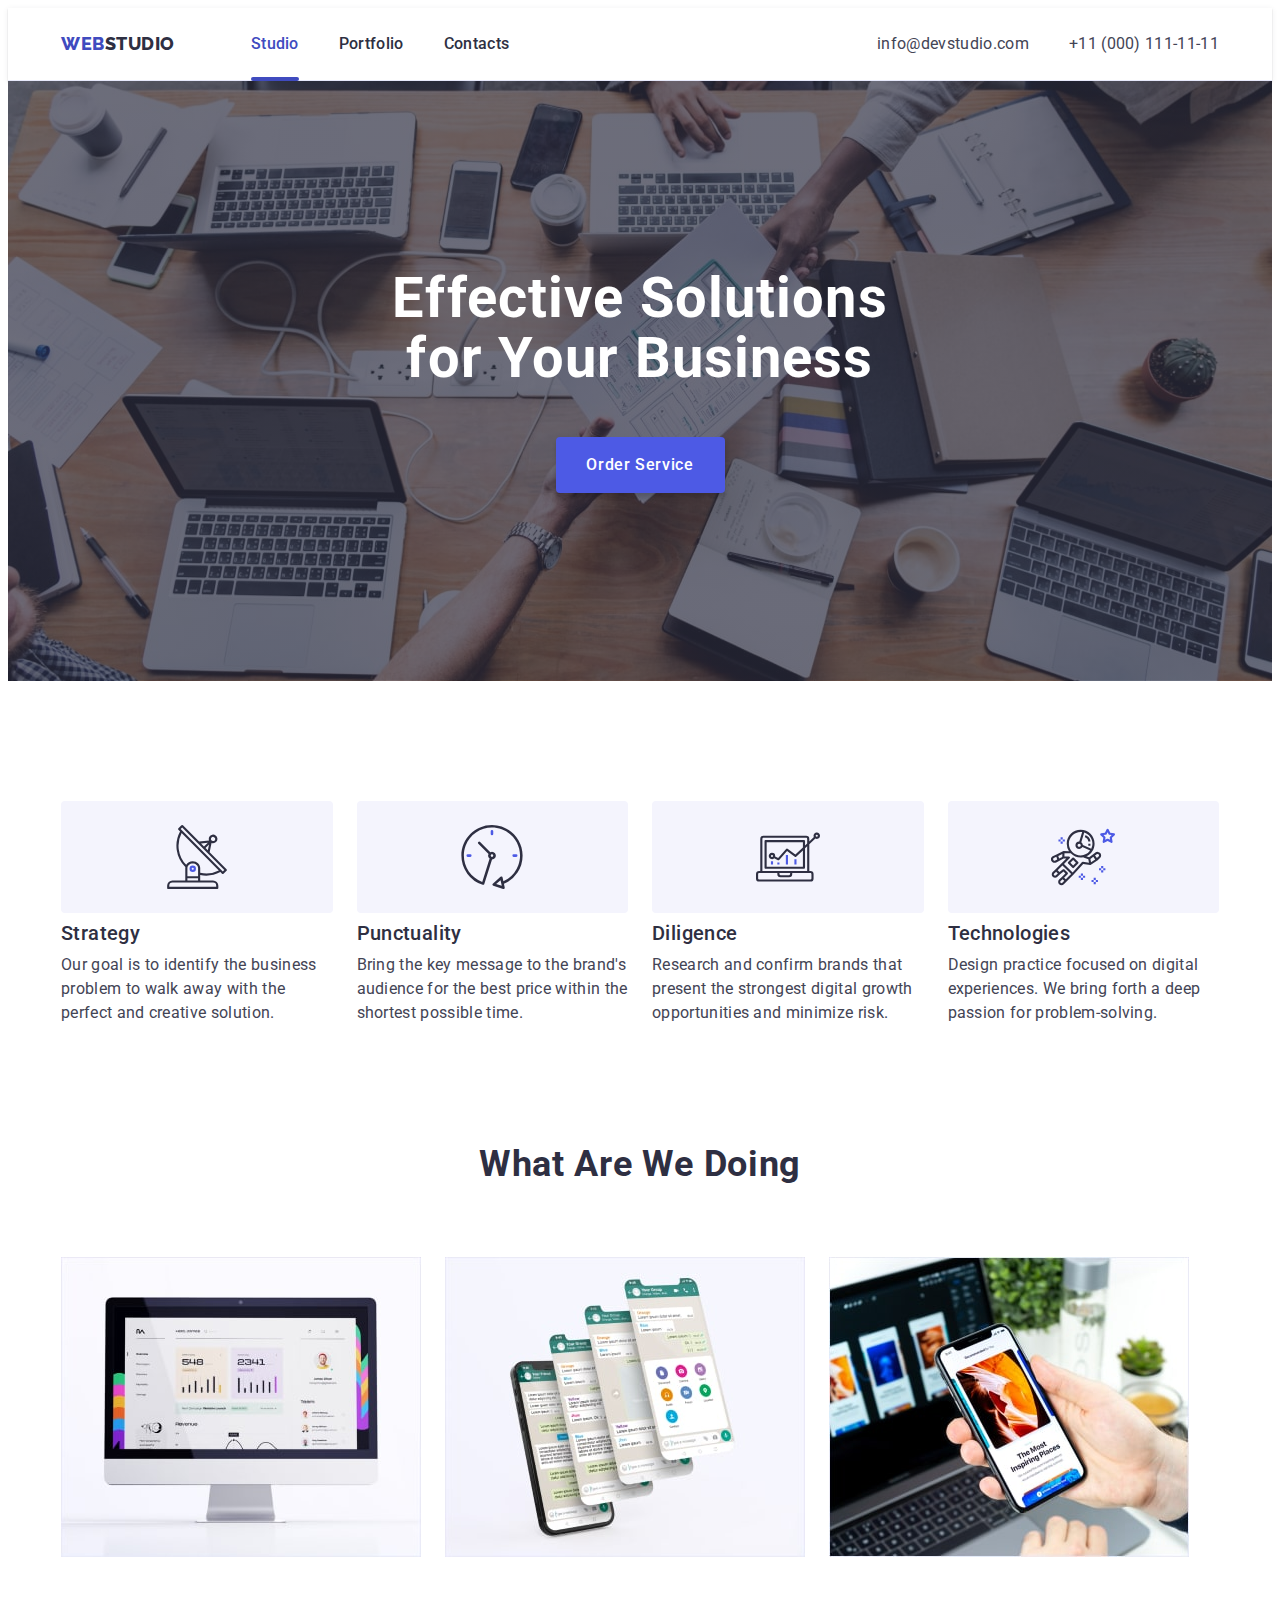
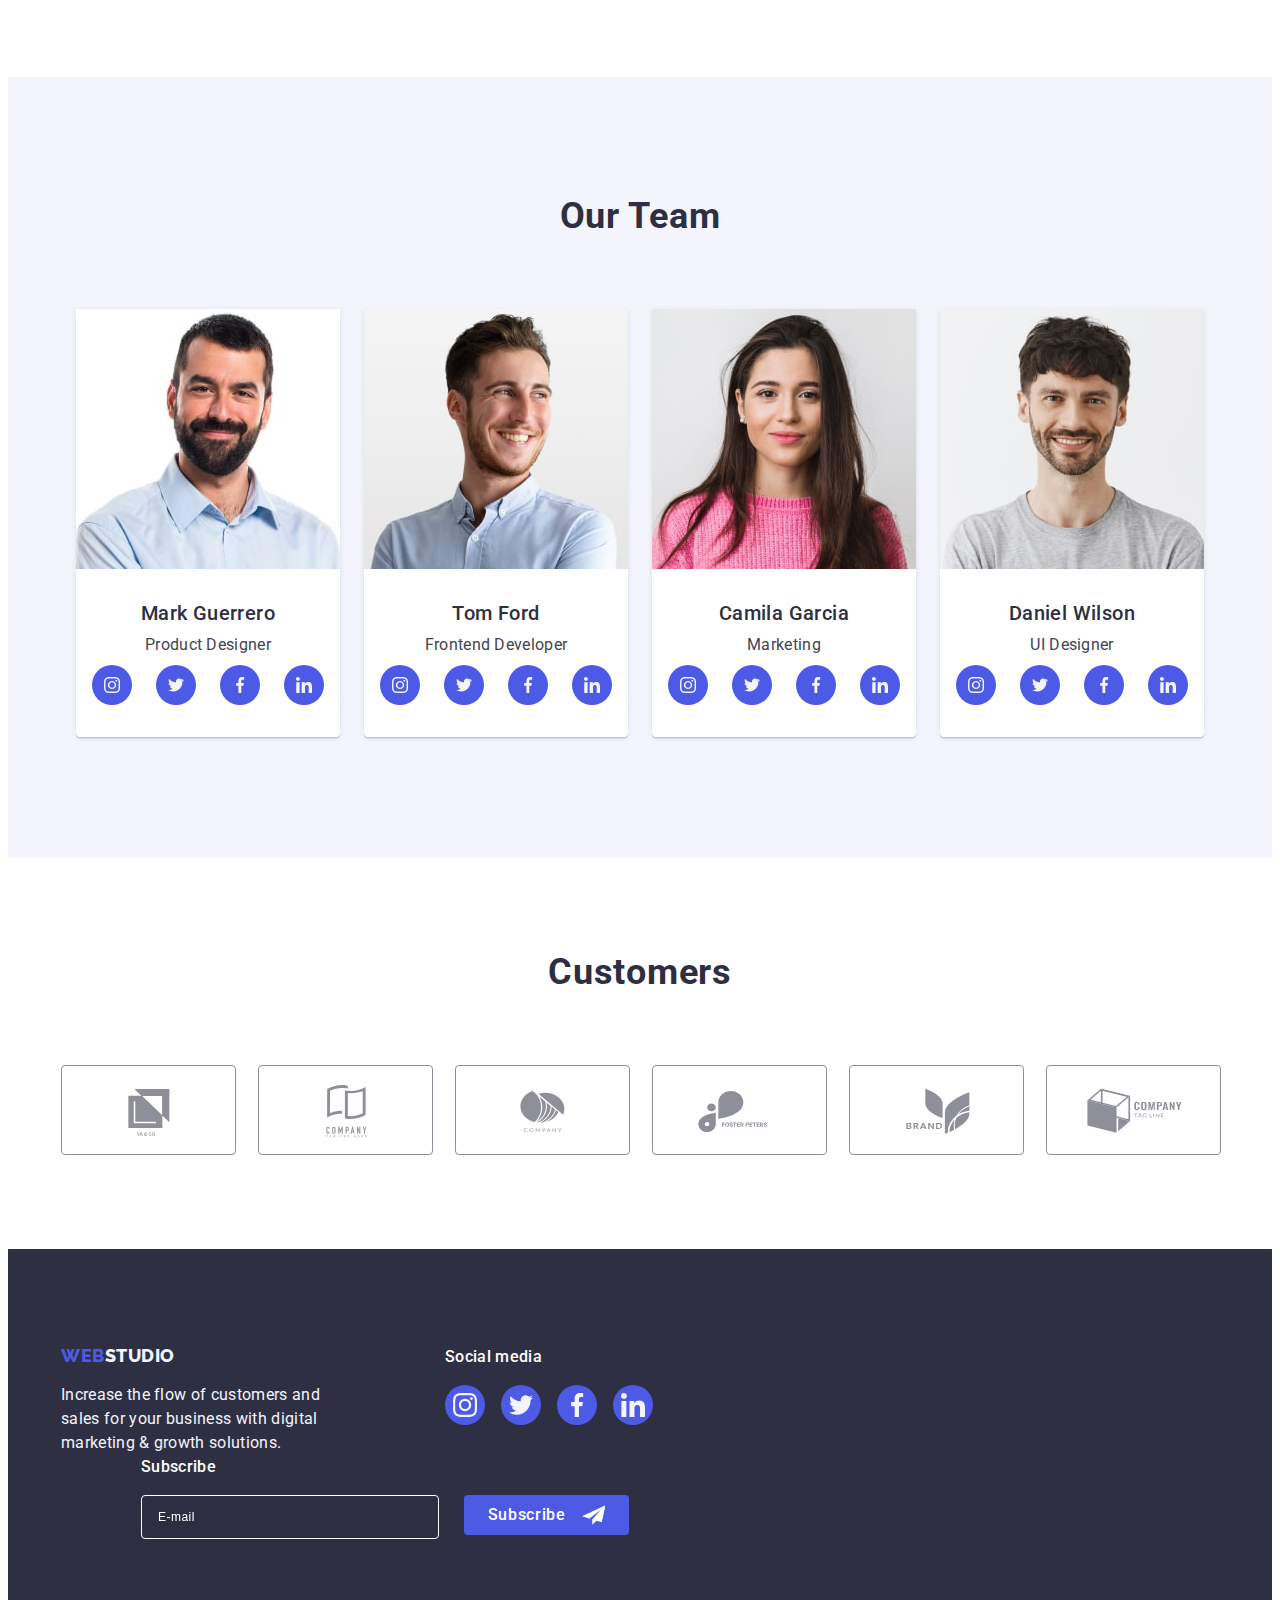
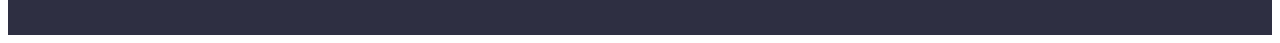
<file: index.html>
<!DOCTYPE html>
<html lang="en">
  <head>
    <meta charset="UTF-8" />
    <meta http-equiv="X-UA-Compatible" content="IE=edge" />
    <meta name="viewport" content="width=device-width, initial-scale=1.0" />
    <title>WebStudio</title>
    <link rel="preconnect" href="https://fonts.googleapis.com" />
    <link rel="preconnect" href="https://fonts.gstatic.com" crossorigin />
    <link
      href="https://fonts.googleapis.com/css2?family=Raleway:wght@800&family=Roboto:wght@400;500;700&display=swap"
      rel="stylesheet"
    />
    <link
      rel="stylesheet"
      href="https://cdnjs.cloudflare.com/ajax/libs/modern-normalize/2.0.0/modern-normalize.min.css"
      integrity="sha512-4xo8blKMVCiXpTaLzQSLSw3KFOVPWhm/TRtuPVc4WG6kUgjH6J03IBuG7JZPkcWMxJ5huwaBpOpnwYElP/m6wg=="
      crossorigin="anonymous"
      referrerpolicy="no-referrer"
    />
    <link rel="stylesheet" href="./css/styles.css" />
  </head>
  <body>
    <header class="header">
      <div class="container header-container">
        <nav class="navigation">
          <a href="./index.html" class="logo-web link"
            >Web<span class="logo-studio header-logo">Studio</span></a
          >
          <ul class="list header-list">
            <li class="header-item">
              <a class="heder-menu page-sign link" href="./index.html"
                >Studio</a
              >
            </li>
            <li class="header-item">
              <a class="heder-menu link" href="./portfolio.html">Portfolio</a>
            </li>
            <li class="header-item">
              <a class="heder-menu link" href="">Contacts</a>
            </li>
          </ul>
        </nav>
        <address class="adress-list">
          <ul class="list header-adress-list">
            <li>
              <a class="heder-adress link" href="mailto:info@devstudio.com"
                >info@devstudio.com</a
              >
            </li>
            <li>
              <a class="heder-adress link" href="tel:+110001111111"
                >+11 (000) 111-11-11</a
              >
            </li>
          </ul>
        </address>
        <button type="button" class="menu-open-btm" data-menu-open>
          <svg class="menu-open-icon" width="32" height="22">
            <use href="./images/icons.svg#icon-line"></use>
          </svg>
        </button>
      </div>
      <div class="mob-menu is-hidden" data-menu>
        <div class="mob-pages">
          <button type="button" class="menu-close-btm" data-menu-close>
            <svg class="menu-close-icon" width="8" height="8">
              <use href="./images/icons.svg#icon-close-black"></use>
            </svg>
          </button>
          <ul class="list mob-menu-list">
            <li class="mob-menu-item">
              <a class="mob-menu-link page-sign link" href="./index.html"
                >Studio</a
              >
            </li>
            <li class="mob-menu-item">
              <a class="mob-menu-link link" href="./portfolio.html"
                >Portfolio</a
              >
            </li>
            <li class="mob-menu-item">
              <a class="mob-menu-link link" href="">Contacts</a>
            </li>
          </ul>
        </div>
        <div>
          <address class="mob-menu-adress-top">
            <ul class="list mob-menu-adress-list">
              <li class="mob-menu-adres-item">
                <a class="mob-menu-adress-phone link" href="tel:+110001111111"
                  >+11 (000) 111-11-11</a
                >
              </li>
              <li class="mob-menu-adres-item">
                <a
                  class="mob-menu-adress-mail link"
                  href="mailto:info@devstudio.com"
                  >info@devstudio.com</a
                >
              </li>
            </ul>
          </address>
          <ul class="mob-soc-list list">
            <li class="mob-soc-item">
              <a
                href=""
                class="mob-soc-link link"
                target="_blank"
                rel="noopener noreferrer nofollow"
              >
                <svg class="mob-soc-icon" width="16" height="16">
                  <use href="./images/icons.svg#icon-instagram"></use>
                </svg>
              </a>
            </li>
            <li class="mob-soc-item">
              <a
                href=""
                class="mob-soc-link link"
                target="_blank"
                rel="noopener noreferrer nofollow"
                ><svg class="mob-soc-icon" width="16" height="16">
                  <use href="./images/icons.svg#icon-twitter"></use>
                </svg>
              </a>
            </li>
            <li class="mob-soc-item">
              <a
                href=""
                class="mob-soc-link link"
                target="_blank"
                rel="noopener noreferrer nofollow"
                ><svg class="mob-soc-icon" width="16" height="16">
                  <use href="./images/icons.svg#icon-facebook"></use>
                </svg>
              </a>
            </li>
            <li class="mob-soc-item">
              <a
                href=""
                class="mob-soc-link link"
                target="_blank"
                rel="noopener noreferrer nofollow"
                ><svg class="mob-soc-icon" width="16" height="16">
                  <use href="./images/icons.svg#icon-linkedin"></use>
                </svg>
              </a>
            </li>
          </ul>
        </div>
      </div>
    </header>
    <main>
      <section class="hero-section">
        <div class="container">
          <h1 class="hero-text">Effective Solutions for Your Business</h1>
          <button class="hero-btn" type="button" data-modal-open>
            Order Service
          </button>
        </div>
      </section>
      <section class="works">
        <div class="container container-works">
          <h2 class="works-title visually-hidden">List of works</h2>
          <ul class="list works-list">
            <li class="works-item">
              <div class="icons">
                <svg class="works-icon" width="64" height="64">
                  <use href="./images/icons.svg#icon-antenna"></use>
                </svg>
              </div>
              <h3 class="text-title works-text-title">Strategy</h3>
              <p class="specific-text">
                Our goal is to identify the business problem to walk away with
                the perfect and creative solution.
              </p>
            </li>
            <li class="works-item">
              <div class="icons">
                <svg class="works-icon" width="64" height="64">
                  <use href="./images/icons.svg#icon-clock"></use>
                </svg>
              </div>
              <h3 class="text-title works-text-title">Punctuality</h3>
              <p class="specific-text">
                Bring the key message to the brand's audience for the best price
                within the shortest possible time.
              </p>
            </li>
            <li class="works-item">
              <div class="icons">
                <svg class="works-icon" width="64" height="64">
                  <use href="./images/icons.svg#icon-diagram"></use>
                </svg>
              </div>
              <h3 class="text-title works-text-title">Diligence</h3>
              <p class="specific-text">
                Research and confirm brands that present the strongest digital
                growth opportunities and minimize risk.
              </p>
            </li>
            <li class="works-item">
              <div class="icons">
                <svg class="works-icon" width="64" height="64">
                  <use href="./images/icons.svg#icon-astronaut"></use>
                </svg>
              </div>
              <h3 class="text-title works-text-title">Technologies</h3>
              <p class="specific-text">
                Design practice focused on digital experiences. We bring forth a
                deep passion for problem-solving.
              </p>
            </li>
          </ul>
        </div>
      </section>
      <section class="servisec">
        <div class="container servisec-container">
          <h2 class="servisec-titel">What are we doing</h2>
          <ul class="list servisec-list">
            <li class="servisec-item">
              <img
                srcset="
                  ./images/01_1_statistics.jpg    1x,
                  ./images/01-1-statistics-2x.jpg 2x
                "
                src="./images/01_1_statistics.jpg"
                alt="statistics"
                width="360"
                height="300"
              />
            </li>
            <li class="servisec-item">
              <img
                srcset="
                  ./images/01_2_communication.jpg    1x,
                  ./images/01-2-communication-2x.jpg 2x
                "
                src="./images/01_2_communication.jpg"
                alt="communication"
                width="360"
                height="300"
              />
            </li>
            <li class="servisec-item">
              <img
                srcset="
                  ./images/01_3_application.jpg    1x,
                  ./images/01-3-application-2x.jpg 2x
                "
                src="./images/01_3_application.jpg"
                alt="application"
                width="360"
                height="300"
              />
            </li>
          </ul>
        </div>
      </section>
      <section class="team">
        <div class="container">
          <h2 class="team-title team-title-container">Our Team</h2>
          <ul class="team-list list">
            <li class="team-item">
              <img
                srcset="./images/employee1.jpg 1x, ./images/employee1-2x.jpg 2x"
                src="./images/employee1.jpg"
                alt="product_designer"
                width="264"
                height="260"
              />
              <div class="team-person">
                <h3 class="team-text-title">Mark Guerrero</h3>
                <p class="team-text">Product Designer</p>
                <ul class="team-soc-list list">
                  <li class="team-soc-item">
                    <a
                      href=""
                      class="team-soc-link link"
                      target="_blank"
                      rel="noopener noreferrer nofollow"
                    >
                      <svg class="team-soc-icon" width="16" height="16">
                        <use href="./images/icons.svg#icon-instagram"></use>
                      </svg>
                    </a>
                  </li>
                  <li class="team-soc-item">
                    <a
                      href=""
                      class="team-soc-link link"
                      target="_blank"
                      rel="noopener noreferrer nofollow"
                      ><svg class="team-soc-icon" width="16" height="16">
                        <use href="./images/icons.svg#icon-twitter"></use>
                      </svg>
                    </a>
                  </li>
                  <li class="team-soc-item">
                    <a
                      href=""
                      class="team-soc-link link"
                      target="_blank"
                      rel="noopener noreferrer nofollow"
                      ><svg class="team-soc-icon" width="16" height="16">
                        <use href="./images/icons.svg#icon-facebook"></use>
                      </svg>
                    </a>
                  </li>
                  <li class="team-soc-item">
                    <a
                      href=""
                      class="team-soc-link link"
                      target="_blank"
                      rel="noopener noreferrer nofollow"
                      ><svg class="team-soc-icon" width="16" height="16">
                        <use href="./images/icons.svg#icon-linkedin"></use>
                      </svg>
                    </a>
                  </li>
                </ul>
              </div>
            </li>
            <li class="team-item">
              <img
                srcset="./images/employee2.jpg 1x, ./images/employee2-2x.jpg 2x"
                src="./images/employee2.jpg"
                alt="frontend_developer"
                width="264"
                height="260"
              />
              <div class="team-person">
                <h3 class="team-text-title">Tom Ford</h3>
                <p class="team-text">Frontend Developer</p>
                <ul class="team-soc-list list">
                  <li class="team-soc-item">
                    <a
                      href=""
                      class="team-soc-link link"
                      target="_blank"
                      rel="noopener noreferrer nofollow"
                    >
                      <svg class="team-soc-icon" width="16" height="16">
                        <use href="./images/icons.svg#icon-instagram"></use>
                      </svg>
                    </a>
                  </li>
                  <li class="team-soc-item">
                    <a
                      href=""
                      class="team-soc-link link"
                      target="_blank"
                      rel="noopener noreferrer nofollow"
                      ><svg class="team-soc-icon" width="16" height="16">
                        <use href="./images/icons.svg#icon-twitter"></use>
                      </svg>
                    </a>
                  </li>
                  <li class="team-soc-item">
                    <a
                      href=""
                      class="team-soc-link link"
                      target="_blank"
                      rel="noopener noreferrer nofollow"
                      ><svg class="team-soc-icon" width="16" height="16">
                        <use href="./images/icons.svg#icon-facebook"></use>
                      </svg>
                    </a>
                  </li>
                  <li class="team-soc-item">
                    <a
                      href=""
                      class="team-soc-link link"
                      target="_blank"
                      rel="noopener noreferrer nofollow"
                      ><svg class="team-soc-icon" width="16" height="16">
                        <use href="./images/icons.svg#icon-linkedin"></use>
                      </svg>
                    </a>
                  </li>
                </ul>
              </div>
            </li>
            <li class="team-item">
              <img
                srcset="./images/employee3.jpg 1x, ./images/employee3-2x.jpg 2x"
                src="./images/employee3.jpg"
                alt="marketing"
                width="264"
                height="260"
              />
              <div class="team-person">
                <h3 class="team-text-title">Camila Garcia</h3>
                <p class="team-text">Marketing</p>
                <ul class="team-soc-list list">
                  <li class="team-soc-item">
                    <a
                      href=""
                      class="team-soc-link link"
                      target="_blank"
                      rel="noopener noreferrer nofollow"
                    >
                      <svg class="team-soc-icon" width="16" height="16">
                        <use href="./images/icons.svg#icon-instagram"></use>
                      </svg>
                    </a>
                  </li>
                  <li class="team-soc-item">
                    <a
                      href=""
                      class="team-soc-link link"
                      target="_blank"
                      rel="noopener noreferrer nofollow"
                      ><svg class="team-soc-icon" width="16" height="16">
                        <use href="./images/icons.svg#icon-twitter"></use>
                      </svg>
                    </a>
                  </li>
                  <li class="team-soc-item">
                    <a
                      href=""
                      class="team-soc-link link"
                      target="_blank"
                      rel="noopener noreferrer nofollow"
                      ><svg class="team-soc-icon" width="16" height="16">
                        <use href="./images/icons.svg#icon-facebook"></use>
                      </svg>
                    </a>
                  </li>
                  <li class="team-soc-item">
                    <a
                      href=""
                      class="team-soc-link link"
                      target="_blank"
                      rel="noopener noreferrer nofollow"
                      ><svg class="team-soc-icon" width="16" height="16">
                        <use href="./images/icons.svg#icon-linkedin"></use>
                      </svg>
                    </a>
                  </li>
                </ul>
              </div>
            </li>
            <li class="team-item">
              <img
                srcset="./images/employee4.jpg 1x, ./images/employee4-2x.jpg 2x"
                src="./images/employee4.jpg"
                alt="ui_designer"
                width="264"
                height="260"
              />
              <div class="team-person">
                <h3 class="team-text-title">Daniel Wilson</h3>
                <p class="team-text">UI Designer</p>
                <ul class="team-soc-list list">
                  <li class="team-soc-item">
                    <a
                      href=""
                      class="team-soc-link link"
                      target="_blank"
                      rel="noopener noreferrer nofollow"
                    >
                      <svg class="team-soc-icon" width="16" height="16">
                        <use href="./images/icons.svg#icon-instagram"></use>
                      </svg>
                    </a>
                  </li>
                  <li class="team-soc-item">
                    <a
                      href=""
                      class="team-soc-link link"
                      target="_blank"
                      rel="noopener noreferrer nofollow"
                      ><svg class="team-soc-icon" width="16" height="16">
                        <use href="./images/icons.svg#icon-twitter"></use>
                      </svg>
                    </a>
                  </li>
                  <li class="team-soc-item">
                    <a
                      href=""
                      class="team-soc-link link"
                      target="_blank"
                      rel="noopener noreferrer nofollow"
                      ><svg class="team-soc-icon" width="16" height="16">
                        <use href="./images/icons.svg#icon-facebook"></use>
                      </svg>
                    </a>
                  </li>
                  <li class="team-soc-item">
                    <a
                      href=""
                      class="team-soc-link link"
                      target="_blank"
                      rel="noopener noreferrer nofollow"
                      ><svg class="team-soc-icon" width="16" height="16">
                        <use href="./images/icons.svg#icon-linkedin"></use>
                      </svg>
                    </a>
                  </li>
                </ul>
              </div>
            </li>
          </ul>
        </div>
      </section>
      <section class="customers">
        <div class="container">
          <h2 class="customers-title">Customers</h2>
          <ul class="customers-list list">
            <li class="customers-item">
              <a href="" class="customers-link link">
                <svg class="customers-icon" width="104" height="56">
                  <use href="./images/icons.svg#icon-ya-and-co"></use>
                </svg>
              </a>
            </li>
            <li class="customers-item">
              <a href="" class="customers-link link">
                <svg class="customers-icon" width="104" height="56">
                  <use href="./images/icons.svg#icon-company-window"></use>
                </svg>
              </a>
            </li>
            <li class="customers-item">
              <a href="" class="customers-link link">
                <svg class="customers-icon" width="104" height="56">
                  <use href="./images/icons.svg#icon-compane-cir"></use>
                </svg>
              </a>
            </li>
            <li class="customers-item">
              <a href="" class="customers-link link">
                <svg class="customers-icon" width="104" height="56">
                  <use href="./images/icons.svg#icon-foster"></use>
                </svg>
              </a>
            </li>
            <li class="customers-item">
              <a href="" class="customers-link link">
                <svg class="customers-icon" width="104" height="56">
                  <use href="./images/icons.svg#icon-brand"></use>
                </svg>
              </a>
            </li>
            <li class="customers-item">
              <a href="" class="customers-link link">
                <svg class="customers-icon" width="104" height="56">
                  <use href="./images/icons.svg#icon-company-kub"></use>
                </svg>
              </a>
            </li>
          </ul>
        </div>
      </section>
    </main>
    <footer class="footer">
      <div class="container footer-contaner">
        <div class="logo-down">
          <a href="./index.html" class="logo-web-down link"
            >Web<span class="logo-studio-down">Studio</span></a
          >
          <p class="footer-text">
            Increase the flow of customers and sales for your business with
            digital marketing & growth solutions.
          </p>
        </div>
        <div class="footer-soc">
          <p class="footer-soc-text">Social media</p>
          <ul class="footer-soc-list list">
            <li class="footer-soc-item">
              <a
                href=""
                class="footer-soc-link link"
                target="_blank"
                rel="noopener noreferrer nofollow"
              >
                <svg class="footer-soc-icon" width="24" height="24">
                  <use href="./images/icons.svg#icon-instagram"></use>
                </svg>
              </a>
            </li>
            <li class="footer-soc-item">
              <a
                href=""
                class="footer-soc-link link"
                target="_blank"
                rel="noopener noreferrer nofollow"
                ><svg class="footer-soc-icon" width="24" height="24">
                  <use href="./images/icons.svg#icon-twitter"></use>
                </svg>
              </a>
            </li>
            <li class="footer-soc-item">
              <a
                href=""
                class="footer-soc-link link"
                target="_blank"
                rel="noopener noreferrer nofollow"
                ><svg class="footer-soc-icon" width="24" height="24">
                  <use href="./images/icons.svg#icon-facebook"></use>
                </svg>
              </a>
            </li>
            <li class="footer-soc-item">
              <a
                href=""
                class="footer-soc-link link"
                target="_blank"
                rel="noopener noreferrer nofollow"
                ><svg class="footer-soc-icon" width="24" height="24">
                  <use href="./images/icons.svg#icon-linkedin"></use>
                </svg>
              </a>
            </li>
          </ul>
        </div>
        <div class="container-form">
          <p class="footer-title">Subscribe</p>
          <form class="form-footer">
            <label class="footer-lable">
              <input
                type="email"
                name="user-email"
                class="footer-input"
                placeholder="E-mail"
                required
              />
            </label>
            <button type="submit" class="btn-footer">
              Subscribe
              <svg class="footer-btn-icon" width="24" height="24">
                <use href="./images/icons.svg#icon-icon-send"></use>
              </svg>
            </button>
          </form>
        </div>
      </div>
    </footer>
    <div class="blackdrop is-hidden" data-modal>
      <div class="modal">
        <button type="button" class="modal-close" data-modal-close>
          <svg class="modal-close-icon" width="8" height="8">
            <use href="./images/icons.svg#icon-close-black"></use>
          </svg>
        </button>
        <p class="modal-title">Leave your contacts and we will call you back</p>
        <form class="modal-form">
          <div class="modal-field">
            <label for="user-name" class="input-label">Name</label>
            <div class="input-wrap">
              <input
                type="text"
                name="user-name"
                id="user-name"
                class="modal-input"
                required
                minlength="2"
                maxlength="30"
              />
              <svg class="modal-icon" width="18" height="24">
                <use href="./images/icons.svg#icon-person-black"></use>
              </svg>
            </div>
          </div>
          <div class="modal-field">
            <label for="user-phone" class="input-label">Phone</label>
            <div class="input-wrap">
              <input
                type="tel"
                name="user-phone"
                id="user-phone"
                class="modal-input"
                required
              />
              <svg class="modal-icon" width="18" height="24">
                <use href="./images/icons.svg#icon-phone-black"></use>
              </svg>
            </div>
          </div>
          <div class="modal-field">
            <label for="user-email" class="input-label">Email</label>
            <div class="input-wrap">
              <input
                type="email"
                name="user-email"
                id="user-email"
                class="modal-input"
                required
              />
              <svg class="modal-icon" width="18" height="24">
                <use href="./images/icons.svg#icon-email-black"></use>
              </svg>
            </div>
          </div>
          <div class="modal-field-comment">
            <label for="user-comment" class="input-label">Comment</label>
            <textarea
              name="user-comment"
              id="user-comment"
              class="model-comment"
              placeholder="Text input"
            ></textarea>
          </div>
          <div class="modal-field-privacy">
            <input
              type="checkbox"
              id="user-privacy"
              name="user-privacy"
              value="true"
              class="modal-check visually-hidden"
              required
            />
            <label for="user-privacy" class="check-text"
              ><span class="rule-privacy"
                ><svg class="check-icon" width="10" height="8">
                  <use href="./images/icons.svg#icon-check"></use></svg></span
              >I accept the terms and conditions of the
              <a href="#" class="check-privacy">Privacy Policy</a>
            </label>
          </div>
          <button type="submit" class="modal-btn">Send</button>
        </form>
      </div>
    </div>
    <script src="./js/modal.js"></script>
    <script src="./js/menu.js"></script>
  </body>
</html>
</file>
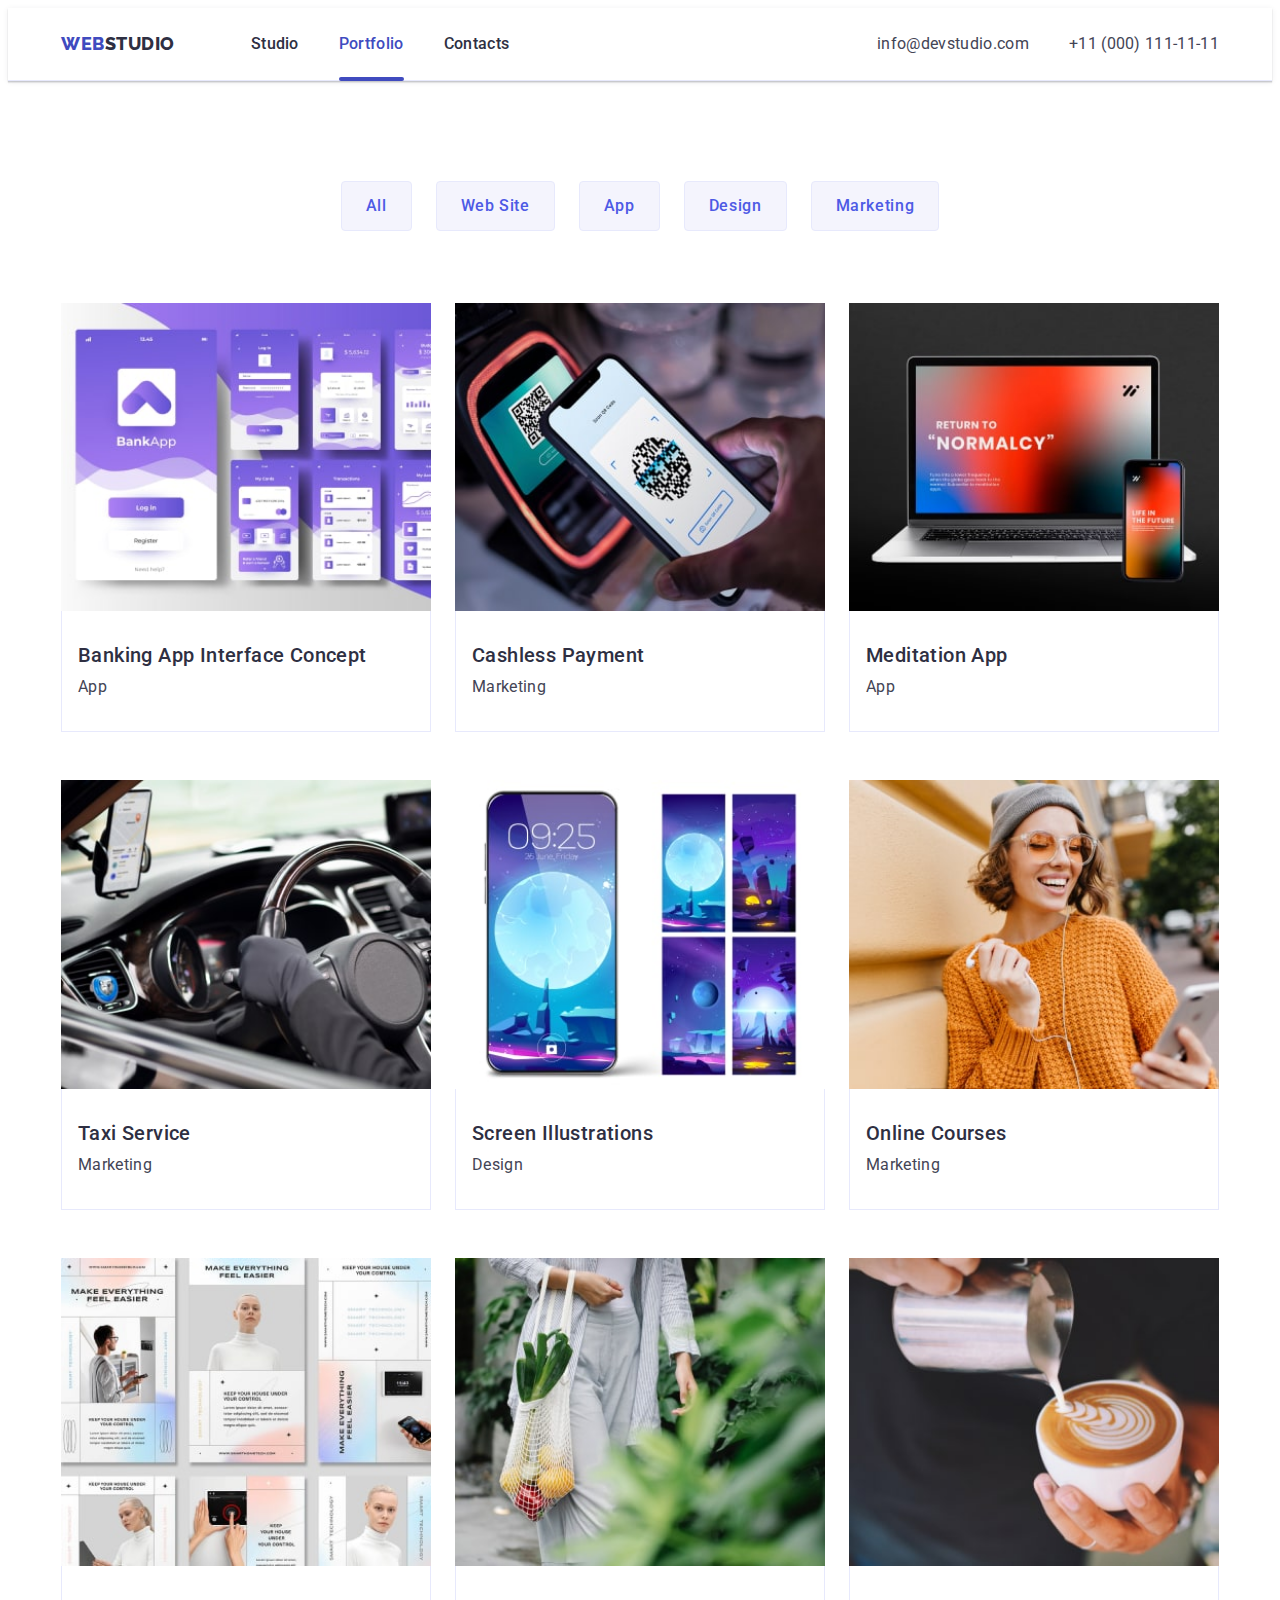
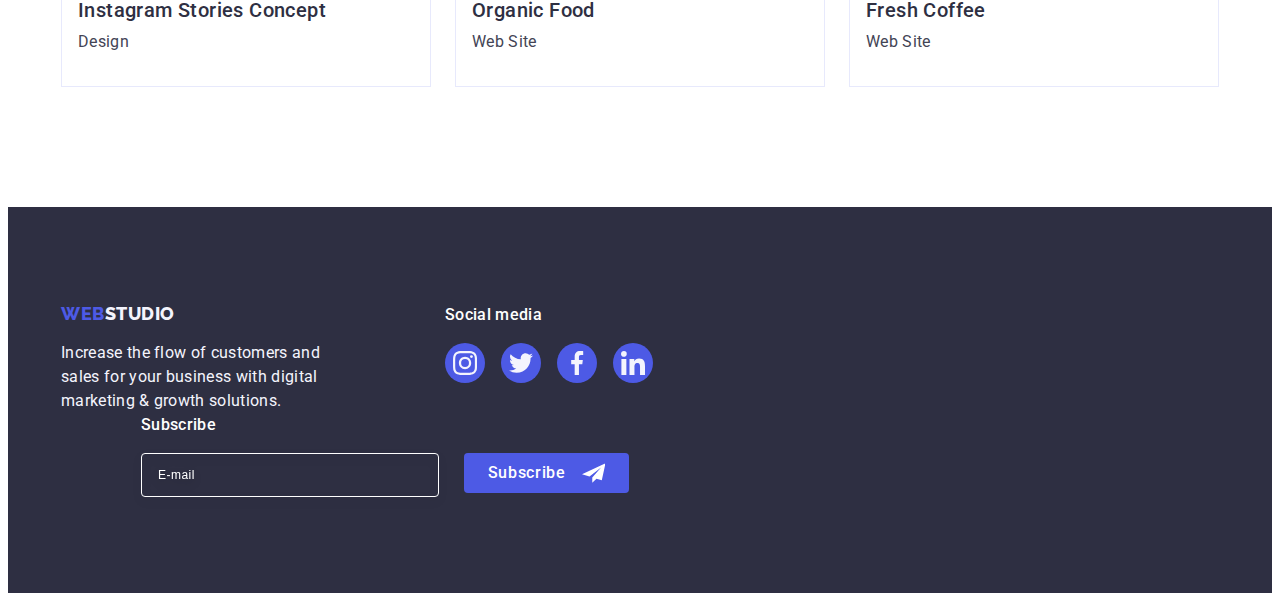
<file: portfolio.html>
<!DOCTYPE html>
<html lang="en">
  <head>
    <meta charset="UTF-8" />
    <meta http-equiv="X-UA-Compatible" content="IE=edge" />
    <meta name="viewport" content="width=device-width, initial-scale=1.0" />
    <title>WebStudio</title>
    <link rel="preconnect" href="https://fonts.googleapis.com" />
    <link rel="preconnect" href="https://fonts.gstatic.com" crossorigin />
    <link
      href="https://fonts.googleapis.com/css2?family=Raleway:wght@800&family=Roboto:wght@400;500;700&display=swap"
      rel="stylesheet"
    />
    <link
      rel="stylesheet"
      href="https://cdnjs.cloudflare.com/ajax/libs/modern-normalize/2.0.0/modern-normalize.min.css"
      integrity="sha512-4xo8blKMVCiXpTaLzQSLSw3KFOVPWhm/TRtuPVc4WG6kUgjH6J03IBuG7JZPkcWMxJ5huwaBpOpnwYElP/m6wg=="
      crossorigin="anonymous"
      referrerpolicy="no-referrer"
    />
    <link rel="stylesheet" href="./css/styles.css" />
  </head>
  <body>
    <header class="header">
      <div class="container header-container">
        <nav class="navigation">
          <a href="./index.html" class="logo-web link"
            >Web<span class="logo-studio header-logo">Studio</span></a
          >
          <ul class="list header-list">
            <li class="header-item">
              <a class="heder-menu link" href="./index.html">Studio</a>
            </li>
            <li class="header-item">
              <a class="heder-menu page-sign link" href="./portfolio.html"
                >Portfolio</a
              >
            </li>
            <li class="header-item">
              <a class="heder-menu link" href="">Contacts</a>
            </li>
          </ul>
        </nav>
        <address class="adress-list">
          <ul class="list header-adress-list">
            <li>
              <a class="heder-adress link" href="mailto:info@devstudio.com"
                >info@devstudio.com</a
              >
            </li>
            <li>
              <a class="heder-adress link" href="tel:+110001111111"
                >+11 (000) 111-11-11</a
              >
            </li>
          </ul>
        </address>
        <button type="button" class="menu-open-btm" data-menu-open>
          <svg class="menu-open-icon" width="32" height="22">
            <use href="./images/icons.svg#icon-line"></use>
          </svg>
        </button>
      </div>
      <div class="mob-menu is-hidden" data-menu>
        <div class="mob-pages">
          <button type="button" class="menu-close-btm" data-menu-close>
            <svg class="menu-close-icon" width="8" height="8">
              <use href="./images/icons.svg#icon-close-black"></use>
            </svg>
          </button>
          <ul class="list mob-menu-list">
            <li class="mob-menu-item">
              <a class="mob-menu-link link" href="./index.html">Studio</a>
            </li>
            <li class="mob-menu-item">
              <a class="mob-menu-link page-sign link" href="./portfolio.html"
                >Portfolio</a
              >
            </li>
            <li class="mob-menu-item">
              <a class="mob-menu-link link" href="">Contacts</a>
            </li>
          </ul>
        </div>
        <div>
          <address class="mob-menu-adress-top">
            <ul class="list mob-menu-adress-list">
              <li class="mob-menu-adres-item">
                <a class="mob-menu-adress-phone link" href="tel:+110001111111"
                  >+11 (000) 111-11-11</a
                >
              </li>
              <li class="mob-menu-adres-item">
                <a
                  class="mob-menu-adress-mail link"
                  href="mailto:info@devstudio.com"
                  >info@devstudio.com</a
                >
              </li>
            </ul>
          </address>
          <ul class="mob-soc-list list">
            <li class="mob-soc-item">
              <a
                href=""
                class="mob-soc-link link"
                target="_blank"
                rel="noopener noreferrer nofollow"
              >
                <svg class="mob-soc-icon" width="16" height="16">
                  <use href="./images/icons.svg#icon-instagram"></use>
                </svg>
              </a>
            </li>
            <li class="mob-soc-item">
              <a
                href=""
                class="mob-soc-link link"
                target="_blank"
                rel="noopener noreferrer nofollow"
                ><svg class="mob-soc-icon" width="16" height="16">
                  <use href="./images/icons.svg#icon-twitter"></use>
                </svg>
              </a>
            </li>
            <li class="mob-soc-item">
              <a
                href=""
                class="mob-soc-link link"
                target="_blank"
                rel="noopener noreferrer nofollow"
                ><svg class="mob-soc-icon" width="16" height="16">
                  <use href="./images/icons.svg#icon-facebook"></use>
                </svg>
              </a>
            </li>
            <li class="mob-soc-item">
              <a
                href=""
                class="mob-soc-link link"
                target="_blank"
                rel="noopener noreferrer nofollow"
                ><svg class="mob-soc-icon" width="16" height="16">
                  <use href="./images/icons.svg#icon-linkedin"></use>
                </svg>
              </a>
            </li>
          </ul>
        </div>
      </div>
    </header>
    <main>
      <section class="high-options">
        <div class="container options-container">
          <h1 class="visually-hidden">options</h1>
          <ul class="list options-btn-list">
            <li><button class="options-btn" type="button">All</button></li>
            <li><button class="options-btn" type="button">Web Site</button></li>
            <li><button class="options-btn" type="button">App</button></li>
            <li><button class="options-btn" type="button">Design</button></li>
            <li>
              <button class="options-btn" type="button">Marketing</button>
            </li>
          </ul>
          <ul class="list options-list">
            <li class="options-item">
              <a href="" class="options-link link"
                ><div class="options-img-overlay">
                  <picture>
                    <source
                      srcset="
                        ./images/02-01-banking-app.jpg    1x,
                        ./images/02-01-banking-app-2x.jpg 2x
                      "
                      media="(min-width: 1158px)"
                    />
                    <source
                      srcset="
                        ./images/02-01-banking-app-tab.jpg    1x,
                        ./images/02-01-banking-app-tab-2x.jpg 2x
                      "
                      media="(min-width: 768px)"
                    />
                    <source
                      srcset="
                        ./images/02-01-banking-app-mob.jpg    1x,
                        ./images/02-01-banking-app-mob-2x.jpg 2x
                      "
                      media="(max-width: 427px)"
                    />
                    <img
                      src="./images/02-01-banking-app-mob.jpg"
                      alt="banking"
                      width="396"
                    />
                  </picture>
                  <p class="overlay">
                    14 Stylish and User-Friendly App Design Concepts · Task
                    Manager App · Calorie Tracker App · Exotic Fruit Ecommerce
                    App · Cloud Storage App
                  </p>
                </div>
                <div class="options-text">
                  <h2 class="text-title options-text-title">
                    Banking App Interface Concept
                  </h2>
                  <p class="portfolio-specific-text">App</p>
                </div></a
              >
            </li>
            <li class="options-item">
              <a href="" class="options-link link"
                ><div class="options-img-overlay">
                  <picture>
                    <source
                      srcset="
                        ./images/02-02-payment-marketing.jpg    1x,
                        ./images/02-02-payment-marketing-2x.jpg 2x
                      "
                      media="(min-width: 1158px)"
                    />
                    <source
                      srcset="
                        ./images/02-02-payment-marketing-tab.jpg    1x,
                        ./images/02-02-payment-marketing-tab-2x.jpg 2x
                      "
                      media="(min-width: 768px)"
                    />
                    <source
                      srcset="
                        ./images/02-02-payment-marketing-mob.jpg    1x,
                        ./images/02-02-payment-marketing-mob-2x.jpg 2x
                      "
                      media="(max-width: 427px)"
                    />
                    <img
                      src="./images/02-02-payment-marketing-mob.jpg"
                      alt="payment"
                      width="396"
                    />
                  </picture>
                  <p class="overlay">
                    14 Stylish and User-Friendly App Design Concepts · Task
                    Manager App · Calorie Tracker App · Exotic Fruit Ecommerce
                    App · Cloud Storage App
                  </p>
                </div>
                <div class="options-text">
                  <h2 class="text-title options-text-title">
                    Cashless Payment
                  </h2>
                  <p class="portfolio-specific-text">Marketing</p>
                </div>
              </a>
            </li>
            <li class="options-item">
              <a href="" class="options-link link"
                ><div class="options-img-overlay">
                  <picture>
                    <source
                      srcset="
                        ./images/02-03-meditation-app.jpg    1x,
                        ./images/02-03-meditation-app-2x.jpg 2x
                      "
                      media="(min-width: 1158px)"
                    />
                    <source
                      srcset="
                        ./images/02-03-meditation-app-tab.jpg    1x,
                        ./images/02-03-meditation-app-tab-2x.jpg 2x
                      "
                      media="(min-width: 768px)"
                    />
                    <source
                      srcset="
                        ./images/02-03-meditation-app-mob.jpg    1x,
                        ./images/02-03-meditation-app-mob-2x.jpg 2x
                      "
                      media="(max-width: 427px)"
                    />
                    <img
                      src="./images/02-03-meditation-app-mob.jpg"
                      alt="meditation"
                      width="396"
                    />
                  </picture>
                  <p class="overlay">
                    14 Stylish and User-Friendly App Design Concepts · Task
                    Manager App · Calorie Tracker App · Exotic Fruit Ecommerce
                    App · Cloud Storage App
                  </p>
                </div>
                <div class="options-text">
                  <h2 class="text-title options-text-title">Meditation App</h2>
                  <p class="portfolio-specific-text">App</p>
                </div>
              </a>
            </li>
            <li class="options-item">
              <a href="" class="options-link link"
                ><div class="options-img-overlay">
                  <picture>
                    <source
                      srcset="
                        ./images/02-04-taxi-marketing.jpg    1x,
                        ./images/02-04-taxi-marketing-2x.jpg 2x
                      "
                      media="(min-width: 1158px)"
                    />
                    <source
                      srcset="
                        ./images/02-04-taxi-marketing-tab.jpg    1x,
                        ./images/02-04-taxi-marketing-tab-2x.jpg 2x
                      "
                      media="(min-width: 768px)"
                    />
                    <source
                      srcset="
                        ./images/02-04-taxi-marketing-mob.jpg    1x,
                        ./images/02-04-taxi-marketing-mob-2x.jpg 2x
                      "
                      media="(max-width: 427px)"
                    />
                    <img
                      src="./images/02-04-taxi-marketing-mob.jpg"
                      alt="taxi"
                      width="396"
                    />
                  </picture>
                  <p class="overlay">
                    14 Stylish and User-Friendly App Design Concepts · Task
                    Manager App · Calorie Tracker App · Exotic Fruit Ecommerce
                    App · Cloud Storage App
                  </p>
                </div>
                <div class="options-text">
                  <h2 class="text-title options-text-title">Taxi Service</h2>
                  <p class="portfolio-specific-text">Marketing</p>
                </div>
              </a>
            </li>
            <li class="options-item">
              <a href="" class="options-link link"
                ><div class="options-img-overlay">
                  <picture>
                    <source
                      srcset="
                        ./images/02-05-screen-design.jpg    1x,
                        ./images/02-05-screen-design-2x.jpg 2x
                      "
                      media="(min-width: 1158px)"
                    />
                    <source
                      srcset="
                        ./images/02-05-screen-design-tab.jpg    1x,
                        ./images/02-05-screen-design-tab-2x.jpg 2x
                      "
                      media="(min-width: 768px)"
                    />
                    <source
                      srcset="
                        ./images/02-05-screen-design-mob.jpg    1x,
                        ./images/02-05-screen-design-mob-2x.jpg 2x
                      "
                      media="(max-width: 427px)"
                    />
                    <img
                      src="./images/02-05-screen-design-mob.jpg"
                      alt="screen"
                      width="396"
                    />
                  </picture>
                  <p class="overlay">
                    14 Stylish and User-Friendly App Design Concepts · Task
                    Manager App · Calorie Tracker App · Exotic Fruit Ecommerce
                    App · Cloud Storage App
                  </p>
                </div>
                <div class="options-text">
                  <h2 class="text-title options-text-title">
                    Screen Illustrations
                  </h2>
                  <p class="portfolio-specific-text">Design</p>
                </div>
              </a>
            </li>
            <li class="options-item">
              <a href="" class="options-link link"
                ><div class="options-img-overlay">
                  <picture>
                    <source
                      srcset="
                        ./images/02-06-online-marketing.jpg    1x,
                        ./images/02-06-online-marketing-2x.jpg 2x
                      "
                      media="(min-width: 1158px)"
                    />
                    <source
                      srcset="
                        ./images/02-06-online-marketing-tab.jpg    1x,
                        ./images/02-06-online-marketing-tab-2x.jpg 2x
                      "
                      media="(min-width: 768px)"
                    />
                    <source
                      srcset="
                        ./images/02-06-online-marketing-mob.jpg    1x,
                        ./images/02-06-online-marketing-mob-2x.jpg 2x
                      "
                      media="(max-width: 427px)"
                    />
                    <img
                      src="./images/02-06-online-marketing-mob.jpg"
                      alt="online"
                      width="396"
                    />
                  </picture>
                  <p class="overlay">
                    14 Stylish and User-Friendly App Design Concepts · Task
                    Manager App · Calorie Tracker App · Exotic Fruit Ecommerce
                    App · Cloud Storage App
                  </p>
                </div>
                <div class="options-text">
                  <h2 class="text-title options-text-title">Online Courses</h2>
                  <p class="portfolio-specific-text">Marketing</p>
                </div>
              </a>
            </li>
            <li class="options-item">
              <a href="" class="options-link link"
                ><div class="options-img-overlay">
                  <picture>
                    <source
                      srcset="
                        ./images/02-07-instagram-design.jpg    1x,
                        ./images/02-07-instagram-design-2x.jpg 2x
                      "
                      media="(min-width: 1158px)"
                    />
                    <source
                      srcset="
                        ./images/02-07-instagram-design-tab.jpg    1x,
                        ./images/02-07-instagram-design-tab-2x.jpg 2x
                      "
                      media="(min-width: 768px)"
                    />
                    <source
                      srcset="
                        ./images/02-07-instagram-design-mob.jpg    1x,
                        ./images/02-07-instagram-design-mob-2x.jpg 2x
                      "
                      media="(max-width: 427px)"
                    />
                    <img
                      src="./images/02-07-instagram-design-mob.jpg"
                      alt="instagram"
                      width="396"
                    />
                  </picture>
                  <p class="overlay">
                    14 Stylish and User-Friendly App Design Concepts · Task
                    Manager App · Calorie Tracker App · Exotic Fruit Ecommerce
                    App · Cloud Storage App
                  </p>
                </div>
                <div class="options-text">
                  <h2 class="text-title options-text-title">
                    Instagram Stories Concept
                  </h2>
                  <p class="portfolio-specific-text">Design</p>
                </div>
              </a>
            </li>
            <li class="options-item">
              <a href="" class="options-link link"
                ><div class="options-img-overlay">
                  <picture>
                    <source
                      srcset="
                        ./images/02-08-food-web.jpg    1x,
                        ./images/02-08-food-web-2x.jpg 2x
                      "
                      media="(min-width: 1158px)"
                    />
                    <source
                      srcset="
                        ./images/02-08-food-web-tab.jpg    1x,
                        ./images/02-08-food-web-tab-2x.jpg 2x
                      "
                      media="(min-width: 768px)"
                    />
                    <source
                      srcset="
                        ./images/02-08-food-web-mob.jpg    1x,
                        ./images/02-08-food-web-mob-2x.jpg 2x
                      "
                      media="(max-width: 427px)"
                    />
                    <img
                      src="./images/02-08-food-web-mob.jpg"
                      alt="food"
                      width="396"
                    />
                  </picture>
                  <p class="overlay">
                    14 Stylish and User-Friendly App Design Concepts · Task
                    Manager App · Calorie Tracker App · Exotic Fruit Ecommerce
                    App · Cloud Storage App
                  </p>
                </div>
                <div class="options-text">
                  <h2 class="text-title options-text-title">Organic Food</h2>
                  <p class="portfolio-specific-text">Web Site</p>
                </div>
              </a>
            </li>
            <li class="options-item">
              <a href="" class="options-link link"
                ><div class="options-img-overlay">
                  <picture>
                    <source
                      srcset="
                        ./images/02-09-coffee-web.jpg    1x,
                        ./images/02-09-coffee-web-2x.jpg 2x
                      "
                      media="(min-width: 1158px)"
                    />
                    <source
                      srcset="
                        ./images/02-09-coffee-web-tab.jpg    1x,
                        ./images/02-09-coffee-web-tab-2x.jpg 2x
                      "
                      media="(min-width: 768px)"
                    />
                    <source
                      srcset="
                        ./images/02-09-coffee-web-mob.jpg    1x,
                        ./images/02-09-coffee-web-mob-2x.jpg 2x
                      "
                      media="(max-width: 427px)"
                    />
                    <img
                      src="./images/02-09-coffee-web.jpg"
                      alt="coffee"
                      width="396"
                    />
                  </picture>
                  <p class="overlay">
                    14 Stylish and User-Friendly App Design Concepts · Task
                    Manager App · Calorie Tracker App · Exotic Fruit Ecommerce
                    App · Cloud Storage App
                  </p>
                </div>
                <div class="options-text">
                  <h2 class="text-title options-text-title">Fresh Coffee</h2>
                  <p class="portfolio-specific-text">Web Site</p>
                </div>
              </a>
            </li>
          </ul>
        </div>
      </section>
    </main>
    <footer class="footer">
      <div class="container footer-contaner">
        <div class="logo-down">
          <a href="./index.html" class="logo-web-down link"
            >Web<span class="logo-studio-down">Studio</span></a
          >
          <p class="footer-text">
            Increase the flow of customers and sales for your business with
            digital marketing & growth solutions.
          </p>
        </div>
        <div class="footer-soc">
          <p class="footer-soc-text">Social media</p>
          <ul class="footer-soc-list list">
            <li class="footer-soc-item">
              <a
                href=""
                class="footer-soc-link link"
                target="_blank"
                rel="noopener noreferrer nofollow"
              >
                <svg class="footer-soc-icon" width="24" height="24">
                  <use href="./images/icons.svg#icon-instagram"></use>
                </svg>
              </a>
            </li>
            <li class="footer-soc-item">
              <a
                href=""
                class="footer-soc-link link"
                target="_blank"
                rel="noopener noreferrer nofollow"
                ><svg class="footer-soc-icon" width="24" height="24">
                  <use href="./images/icons.svg#icon-twitter"></use>
                </svg>
              </a>
            </li>
            <li class="footer-soc-item">
              <a
                href=""
                class="footer-soc-link link"
                target="_blank"
                rel="noopener noreferrer nofollow"
                ><svg class="footer-soc-icon" width="24" height="24">
                  <use href="./images/icons.svg#icon-facebook"></use>
                </svg>
              </a>
            </li>
            <li class="footer-soc-item">
              <a
                href=""
                class="footer-soc-link link"
                target="_blank"
                rel="noopener noreferrer nofollow"
                ><svg class="footer-soc-icon" width="24" height="24">
                  <use href="./images/icons.svg#icon-linkedin"></use>
                </svg>
              </a>
            </li>
          </ul>
        </div>
        <div class="container-form">
          <p class="footer-title">Subscribe</p>
          <form class="form-footer">
            <label class="footer-lable">
              <input
                type="email"
                name="user-email"
                class="footer-input"
                placeholder="E-mail"
                required
              />
            </label>
            <button type="submit" class="btn-footer">
              Subscribe
              <svg class="footer-btn-icon" width="24" height="24">
                <use href="./images/icons.svg#icon-icon-send"></use>
              </svg>
            </button>
          </form>
        </div>
      </div>
    </footer>
    <script src="./js/menu.js"></script>
  </body>
</html>
</file>
<file: css/styles.css>
:root {
  --white-color: #ffffff;
  --navy-color: #2e2f42;
  --iris-color: #4d5ae5;
  --slate-color: #434455;
  --cloud-color: #f4f4fd;
  --grey-color: #8e8f99;
  --ocean-color: #404bbf;
}

body {
  font-family: 'Roboto', sans-serif;
  color: var(--slate-color);
  background-color: var(--white-color);
}

.container {
  width: 100%;
  padding: 0 16px;
  margin: 0 auto;
}

img {
  display: block;
  max-width: 100%;
  height: auto;
}

h1,
h2,
h3,
h4,
h5,
h6,
p {
  margin: 0;
}

.no-scroll {
  overflow: hidden;
}
/*--------------- HEADER ------------------*/

.header {
  border-bottom: 1px solid #e7e9fc;
  box-shadow: 0px 2px 1px rgba(46, 47, 66, 0.08),
    0px 1px 1px rgba(46, 47, 66, 0.16), 0px 1px 6px rgba(46, 47, 66, 0.08);
}

.header-container {
  display: flex;
  align-items: center;
}

.navigation {
  display: flex;
  align-items: center;
}

.header-item {
}

.header-list {
  display: flex;
  align-items: center;
  gap: 40px;
}

.link {
  text-decoration: none;
}

.list {
  list-style: none;
  padding: 0;
  margin: 0;
}

.logo-web {
  font-family: 'Raleway', sans-serif;
  font-weight: 800;
  font-size: 18px;
  line-height: 1.17;
  align-items: center;
  letter-spacing: 0.03em;
  text-transform: uppercase;
  color: #404bbf;
  margin-right: 76px;
}

.heder-menu:hover,
.heder-menu:focus,
.heder-adress:hover,
.heder-adress:focus {
  color: #404bbf;
}

.logo-studio {
  color: var(--navy-color);
}

.heder-menu {
  font-weight: 500;
  font-size: 16px;
  line-height: 1.5;
  letter-spacing: 0.32px;
  color: var(--navy-color);
  padding: 24px 0;
  display: block;
  transition: color 250ms cubic-bezier(0.4, 0, 0.2, 1);
}

.adress-list {
  font-style: normal;
  margin-left: auto;
}

.heder-adress {
  font-size: 16px;
  line-height: 1.5;
  letter-spacing: 0.02em;
  color: var(--slate-color);
  transition: color 250ms cubic-bezier(0.4, 0, 0.2, 1);
}

.header-adress-list {
  display: flex;
  margin-left: auto;
  gap: 40px;
}

.page-sign {
  position: relative;
  transition: color 250ms cubic-bezier(0.4, 0, 0.2, 1);
  color: #404bbf;
}

.mob-menu-link.page-sign {
  color: var(--ocean-color);
}
/* .page-sign::after {
  content: '';
  position: absolute;
  height: 4px;
  left: 0px;
  background: #404bbf;
  border-radius: 2px;
  display: block;
  margin-top: 20px;
  width: 100%;
  bottom: -1px;
} */

.menu-open-btm {
  display: flex;
  align-items: center;
  justify-content: center;
  background-color: transparent;
  margin-left: auto;
  border: none;
}

.menu-open-icon {
  stroke: var(--navy-color);
  border: none;
}

.mob-menu {
  display: flex;
  flex-direction: column;
  justify-content: space-between;
  position: fixed;
  top: 0;
  z-index: 1;
  width: 100vw;
  height: 100vh;
  background-color: var(--white-color);
  padding: 80px 35px 40px 40px;
  overflow: auto;
}

.menu-close-btm {
  position: absolute;
  top: 24px;
  right: 24px;
  height: 24px;
  width: 24px;
  border-radius: 50%;
  display: flex;
  align-items: center;
  justify-content: center;
  margin-left: auto;
  border: 1px solid rgba(0, 0, 0, 0.1);
  margin-bottom: 32px;
  cursor: pointer;
  background-color: #e7e9fc;
  transition: background-color 250ms cubic-bezier(0.4, 0, 0.2, 1),
    border 250ms cubic-bezier(0.4, 0, 0.2, 1);
}

.menu-close-icon {
}

.mob-menu-list {
}

.mob-menu-item:not(:last-child) {
  margin-bottom: 40px;
}

.mob-menu-link {
  font-size: 36px;
  font-family: Roboto, sans-serif;
  font-weight: 700;
  line-height: 1.11;
  letter-spacing: 0.72px;
  text-transform: capitalize;
  color: var(--navy-color);
}

.mob-menu-adress-top {
  font-style: normal;
  margin-bottom: 48px;
}
.mob-menu-adress-list {
}

.mob-menu-adres-item:not(:last-child) {
  margin-bottom: 40px;
}

.mob-menu-adress-phone {
  display: block;
  font-size: 36px;
  font-family: Roboto;
  font-weight: 700;
  line-height: 1.11;
  letter-spacing: 0.72px;
  text-transform: capitalize;
  color: var(--iris-color);
}

.mob-menu-adress-mail {
  color: var(--slate-color);
  font-size: 20px;
  font-family: Roboto, sans-serif;
  font-weight: 500;
  line-height: 1.2;
  letter-spacing: 0.4px;
  margin-bottom: 48px;
  color: var(--slate-color);
}
.mob-soc-list {
  display: flex;
  flex-wrap: wrap;
  gap: 56px;
}
.mob-soc-item {
  width: 40px;
  height: 40px;
}
.mob-soc-link {
  width: 100%;
  height: 100%;
  background: var(--iris-color);
  border-radius: 50%;
  display: flex;
  align-items: center;
  justify-content: center;
  fill: #f4f4fd;
}
.mob-soc-icon {
}

/*--------------- HERO ------------------*/

.hero-section {
  background-color: var(--navy-color);
  background-image: linear-gradient(
      rgba(46, 47, 66, 0.7),
      rgba(46, 47, 66, 0.7)
    ),
    url(../images/hero-bg-mob.jpg);
  background-repeat: no-repeat;
  background-position: center;
  background-size: cover;
  padding: 112px 0 112px;
  max-width: 428px;
  margin: 0 auto;
}

@media (min-device-pixel-ratio: 2),
  (min-resolution: 192dpi),
  (min-resolution: 2dppx) {
  .hero-section {
    background-image: linear-gradient(
        rgba(46, 47, 66, 0.7),
        rgba(46, 47, 66, 0.7)
      ),
      url(../images/hero-bg-mob-2x.jpg);
  }
}

.hero-text {
  font-weight: 700;
  font-size: 36px;
  line-height: 1.11;
  text-align: center;
  letter-spacing: 0.02em;
  color: var(--white-color);
  display: block;
  max-width: 320px;
  margin: 0 auto 72px;
}

.hero-btn {
  font-family: 'Roboto', sans-serif;
  font-weight: 500;
  font-size: 16px;
  line-height: 1.5;
  letter-spacing: 0.04em;
  color: var(--white-color);
  background-color: var(--iris-color);
  cursor: pointer;
  display: block;
  margin: 0 auto;
  min-width: 169px;
  height: 56px;
  border-radius: 4px;
  box-shadow: 0px 4px 4px rgba(0, 0, 0, 0.15);
  border: none;
  transition: background-color 250ms cubic-bezier(0.4, 0, 0.2, 1);
}

.hero-btn:hover,
.hero-btn:focus {
  background-color: #404bbf;
}
/*--------------- WORKS ------------------*/

.works-list {
  display: flex;
  flex-wrap: wrap;
  gap: 72px;
}

.works-item {
  max-width: 396px;
}

.text-title {
  font-weight: 700;
  font-size: 36px;
  line-height: 1.11;
  letter-spacing: 0.02em;
  text-transform: capitalize;
  color: var(--navy-color);
  text-align: center;
}

.works-text-title {
  margin-bottom: 8px;
}

.specific-text {
  font-weight: 500;
  font-size: 16px;
  line-height: 1.5;
  letter-spacing: 0.02em;
  color: var(--slate-color);
}

.visually-hidden {
  position: absolute;
  width: 1px;
  height: 1px;
  margin: -1px;
  border: 0;
  padding: 0;
  white-space: nowrap;
  clip-path: inset(100%);
  clip: rect(0 0 0 0);
  overflow: hidden;
}

.works-icon {
}

.icons {
  display: flex;
  align-items: center;
  justify-content: center;
  height: 112px;
  background: #f4f4fd;
  border-radius: 4px;
  margin-bottom: 8px;
}

/*--------------- SERVICES ------------------*/
.servisec {
  display: none;
  padding-bottom: 120px;
}

.servisec-titel {
  font-weight: 700;
  font-size: 36px;
  line-height: 1.11;
  text-align: center;
  letter-spacing: 0.02em;
  text-transform: capitalize;
  color: var(--navy-color);
  margin-bottom: 72px;
}

.servisec-list {
  display: flex;
  gap: 24px;
}

/*--------------- TEAM ------------------*/

.team {
  color: var(--navy-color);
  background-color: var(--cloud-color);
  padding: 96px 0;
}

.team-title {
  font-weight: 700;
  font-size: 36px;
  line-height: 1.11;
  text-align: center;
  letter-spacing: 0.02em;
  text-transform: capitalize;
  margin-bottom: 72px;
  color: var(--navy-color);
}

.team-list {
  display: flex;
  align-items: center;
  justify-content: center;
  flex-wrap: wrap;
  gap: 72px;
}

.team-item {
  background-color: var(--white-color);
  box-shadow: 0px 1px 6px rgba(46, 47, 66, 0.08),
    0px 1px 1px rgba(46, 47, 66, 0.16), 0px 2px 1px rgba(46, 47, 66, 0.08);
  border-radius: 0px 0px 4px 4px;
  /* width: calc((100% - 3 * 24px) / 4); */
  max-width: 100%;
}

.team-text-title {
  font-weight: 500;
  font-size: 20px;
  line-height: 1.2;
  text-align: center;
  letter-spacing: 0.02em;
  color: var(--navy-color);
  margin-bottom: 8px;
}

.team-title-container {
  margin-bottom: 72px;
}
.team-text {
  font-size: 16px;
  line-height: 1.5;
  text-align: center;
  letter-spacing: 0.02em;
  color: var(--slate-color);
  margin-bottom: 8px;
}

.team-person {
  padding: 32px 16px;
}

.team-soc-list {
  display: flex;
  justify-content: center;
  gap: 24px;
}

.team-soc-item {
  width: 40px;
  height: 40px;
}

.team-soc-link {
  width: 100%;
  height: 100%;
  background: #4d5ae5;
  border-radius: 50%;
  display: flex;
  align-items: center;
  justify-content: center;
  fill: #f4f4fd;
  transition: background-color 250ms cubic-bezier(0.4, 0, 0.2, 1);
}

.team-soc-link:hover,
.team-soc-link:focus {
  background-color: #404bbf;
}

/*--------------- CUSTOMERS ------------------*/

.customers {
  padding-top: 96px;
  padding-bottom: 96px;
}

.customers-title {
  font-size: 36px;
  line-height: 1.11;
  text-align: center;
  letter-spacing: 0.02em;
  text-transform: capitalize;
  margin-bottom: 72px;
  color: var(--navy-color);
}

.customers-list {
  display: flex;
  flex-wrap: wrap;
  gap: 72px 16px;
}

.customers-item {
  /* width: calc((100% - 5 * 24px) / 6); */
  width: calc((100% - 16px) / 2);
  height: 88px;
}

.customers-link {
  width: 100%;
  height: 100%;
  border: 1px solid #8e8f99;
  border-radius: 4px;
  display: flex;
  align-items: center;
  justify-content: center;
  color: var(--grey-color);
  transition: border-color 250ms cubic-bezier(0.4, 0, 0.2, 1),
    color 250ms cubic-bezier(0.4, 0, 0.2, 1);
}

.customers-icon {
  width: 104px;
  height: 56px;
  fill: currentColor;
}

.customers-link:hover,
.customers-link:focus {
  border-color: #404bbf;
  color: #404bbf;
}

/*--------------- PORTFOLIO ------------------*/

.high-options {
  padding: 48px 0;
}

.options-btn {
  font-family: 'Roboto', sans-serif;
  font-weight: 500;
  font-size: 16px;
  line-height: 1.5;
  text-align: center;
  letter-spacing: 0.04em;
  color: var(--iris-color);
  background-color: var(--cloud-color);
  cursor: pointer;
  border: 1px solid #e7e9fc;
  border-radius: 4px;
  padding: 8px 16px;
  transition: color 250ms cubic-bezier(0.4, 0, 0.2, 1),
    background-color 250ms cubic-bezier(0.4, 0, 0.2, 1),
    border-color 250ms cubic-bezier(0.4, 0, 0.2, 1),
    box-shadow 250ms cubic-bezier(0.4, 0, 0.2, 1);
}

.options-btn:hover,
.options-btn:focus {
  color: var(--white-color);
  background-color: #404bbf;
  border: 1px solid transparent;
  box-shadow: 0px 3px 1px rgba(0, 0, 0, 0.1), 0px 2px 1px rgba(0, 0, 0, 0.08),
    0px 2px 2px rgba(0, 0, 0, 0.12);
}

.options-btn-list {
  display: flex;
  flex-wrap: wrap;
  justify-content: start;
  align-items: center;
  gap: 16px 24px;
  margin-bottom: 48px;
}

.options-link {
  display: block;
  transition: box-shadow 250ms cubic-bezier(0.4, 0, 0.2, 1);
}

.options-link:hover,
.options-link:focus {
  box-shadow: 0px 1px 6px rgba(46, 47, 66, 0.08),
    0px 1px 1px rgba(46, 47, 66, 0.16), 0px 2px 1px rgba(46, 47, 66, 0.08);
}

.options-list {
  display: flex;
  flex-wrap: wrap;
  gap: 48px;
}

.options-item {
  /* width: 100%; */
}

.options-link:hover .overlay,
.options-link:focus .overlay {
  transform: translateY(0);
}

.options-text {
  padding: 32px 16px;
  border: 1px solid #e7e9fc;
  border-top: none;
}

.options-text-title {
  font-size: 20px;
  font-weight: 500;
  line-height: 1.2;
  letter-spacing: 0.4px;
  color: var(--navy-color);
  margin-bottom: 8px;
  text-align: start;
}

.portfolio-specific-text {
  font-size: 16px;
  line-height: 24px;
  letter-spacing: 0.32px;
  color: var(--slate-color);
}

.options-img-overlay {
  position: relative;
  overflow: hidden;
}

.overlay {
  padding: 40px 32px;
  display: block;
  background-color: var(--iris-color);
  font-size: 16px;
  line-height: 1.5;
  letter-spacing: 0.02em;
  color: var(--cloud-color);
  position: absolute;
  top: 0;
  width: 100%;
  height: 100%;
  transform: translateY(100%);
  transition: transform 250ms cubic-bezier(0.4, 0, 0.2, 1);
}
/*--------------- FOOTER ------------------*/

.footer-contaner {
  /* display: flex;
  flex-wrap: wrap;
  align-items: baseline; */
}
.footer {
  background-color: var(--navy-color);
  color: var(--cloud-color);
  padding: 96px 0;
}

.logo-web-down {
  font-family: 'Raleway', sans-serif;
  font-weight: 800;
  font-size: 18px;
  line-height: 1.17;
  letter-spacing: 0.03em;
  text-transform: uppercase;
  color: var(--iris-color);
  display: inline-block;
  margin-bottom: 16px;
}

.logo-studio-down {
  color: var(--cloud-color);
}

.logo-down {
  display: flex;
  flex-direction: column;
  align-items: center;
}

.footer-text {
  font-size: 16px;
  line-height: 1.5;
  letter-spacing: 0.02em;
  display: block;
  max-width: 264px;
}

.footer-soc-text {
  font-weight: 500;
  font-size: 16px;
  line-height: 1.5;
  letter-spacing: 0.02em;
  color: var(--white-color);
  margin-bottom: 16px;
  text-align: center;
}

.footer-soc-list {
  display: flex;
  justify-content: center;
  gap: 16px;
}

.footer-soc-item {
  width: 40px;
  height: 40px;
}

.footer-soc-link {
  width: 100%;
  height: 100%;
  background: #4d5ae5;
  border-radius: 50%;
  display: flex;
  align-items: center;
  justify-content: center;
  transition: background-color 250ms cubic-bezier(0.4, 0, 0.2, 1);
}

.footer-soc-link:hover,
.footer-soc-link:focus {
  background-color: #31d0aa;
}

.footer-soc-icon {
  fill: #f4f4fd;
}

.container-form {
  display: flex;
  flex-direction: column;
  justify-content: center;
  max-width: 100%;
}

.form-footer {
  display: flex;
  justify-content: center;
  flex-direction: column;
  /* gap: 24px; */
}

.footer-title {
  font-weight: 500;
  font-size: 16px;
  line-height: 1.5;
  letter-spacing: 0.02em;
  color: #ffffff;
  margin-bottom: 16px;
  text-align: center;
}

.footer-lable {
  width: 100%;
  display: block;
  /* margin-bottom: 16px; */
}

.footer-input {
  max-width: 398px;
  width: 100%;
  height: 40px;
  border: 1px solid #ffffff;
  filter: drop-shadow(0px 4px 4px rgba(0, 0, 0, 0.15));
  border-radius: 4px;
  background: #2e2f42;
  padding-left: 16px;
  padding-right: 16px;
  transition: border 250ms cubic-bezier(0.4, 0, 0.2, 1);
  outline: transparent;
  background-color: transparent;
  font-size: 12px;
  line-height: 1.5;
  letter-spacing: 0.04em;
  color: #ffffff;
}

.footer-input::placeholder {
  color: #ffffff;
}

.footer-input:focus {
  border: 1px solid #4d5ae5;
}

.btn-footer {
  font-family: 'Roboto', sans-serif;
  font-style: normal;
  font-weight: 500;
  font-size: 16px;
  line-height: 1.5;
  letter-spacing: 0.04em;
  color: #ffffff;
  text-align: left;
  padding: 8px 24px;
  background: #4d5ae5;
  border-radius: 4px;
  border: none;
  cursor: pointer;
  min-width: 165px;
  height: 40px;
  display: flex;
  justify-content: center;
  align-items: center;
  margin: 0 auto;
}

.footer-btn-icon {
  margin-left: 16px;
}

.blackdrop {
  position: fixed;
  width: 100%;
  height: 100%;
  background: rgba(46, 47, 66, 0.4);
  top: 0;
  transition: opacity 250ms cubic-bezier(0.4, 0, 0.2, 1),
    visibility 250ms cubic-bezier(0.4, 0, 0.2, 1);
}

.modal {
  position: absolute;
  max-width: 392px;
  width: 95%;
  min-height: 584px;
  left: 50%;
  top: 50%;
  transform: translate(-50%, -50%) scale(1);
  transition: transform 250ms cubic-bezier(0.4, 0, 0.2, 1);
  background: #fcfcfc;
  box-shadow: 0px 1px 1px rgba(0, 0, 0, 0.14), 0px 1px 3px rgba(0, 0, 0, 0.12),
    0px 2px 1px rgba(0, 0, 0, 0.2);
  border-radius: 4px;
  padding: 72px 16px 24px;
}

.blackdrop.is-hidden .modal {
  transform: translateX(-50%) scale(0);
}

.modal-close {
  position: absolute;
  top: 24px;
  right: 24px;
  width: 24px;
  height: 24px;
  background: #e7e9fc;
  border: 1px solid rgba(0, 0, 0, 0.1);
  border-radius: 50%;
  display: flex;
  align-items: center;
  justify-content: center;
  margin-left: auto;
  padding: 0;
  cursor: pointer;
  transition: background-color 250ms cubic-bezier(0.4, 0, 0.2, 1),
    border 250ms cubic-bezier(0.4, 0, 0.2, 1);
}

.modal-close-icon {
  transition: fill 250ms cubic-bezier(0.4, 0, 0.2, 1);
}
.modal-close:hover,
.modal-close:focus {
  background-color: #404bbf;
  border: none;
}

.modal-close:hover .modal-close-icon,
.modal-close:focus .modal-close-icon {
  fill: #ffffff;
  border: none;
}

.is-hidden {
  visibility: hidden;
  opacity: 0;
  pointer-events: none;
}

.modal-title {
  font-weight: 500;
  font-size: 16px;
  line-height: 1.5;
  text-align: center;
  letter-spacing: 0.02em;
  color: #2e2f42;
  margin-bottom: 16px;
}

.modal-field {
  margin-bottom: 8px;
}

.modal-field-comment {
  margin-bottom: 16px;
}

.modal-field-privacy {
  margin-bottom: 24px;
}

.modal-input {
  width: 100%;
  height: 40px;
  border: 1px solid rgba(46, 47, 66, 0.4);
  border-radius: 4px;
  padding-left: 38px;
  padding-right: 10px;
  outline: transparent;
  transition: border-color 250ms cubic-bezier(0.4, 0, 0.2, 1);
  background-color: transparent;
}

.modal-input:hover,
.modal-input:focus {
  border-color: #4d5ae5;
}

.modal-input:hover + .modal-icon,
.modal-input:focus + .modal-icon {
  fill: #4d5ae5;
}

.input-label {
  display: block;
  font-size: 12px;
  line-height: 1.17;
  letter-spacing: 0.04em;
  color: #8e8f99;
  margin-bottom: 4px;
}

.input-wrap {
  position: relative;
}

.modal-icon {
  position: absolute;
  left: 16px;
  top: 50%;
  transform: translateY(-50%);
  transition: fill 250ms cubic-bezier(0.4, 0, 0.2, 1);
  fill: var(--navy-color);
}

.modal-icon:focus {
  fill: #4d5ae5;
}

.model-comment {
  width: 100%;
  height: 120px;
  border: 1px solid rgba(46, 47, 66, 0.4);
  border-radius: 4px;
  font-size: 12px;
  line-height: 1.17;
  letter-spacing: 0.04em;
  resize: none;
  outline: transparent;
  color: rgba(46, 47, 66, 0.4);
  background-color: transparent;
  padding: 8px 16px;
  transition: border-color 250ms cubic-bezier(0.4, 0, 0.2, 1);
  display: block;
}

.model-comment:hover,
.model-comment:focus {
  border: 1px solid #4d5ae5;
}

.check-text {
  align-items: center;
  font-size: 12px;
  line-height: 1.17;
  letter-spacing: 0.04em;
  color: #8e8f99;
  margin-top: 16px;
}

.rule-privacy {
  width: 16px;
  height: 16px;
  border: 1px solid rgba(46, 47, 66, 0.4);
  border-radius: 2px;
  margin-right: 8px;
  fill: transparent;
  display: inline-flex;
  align-items: center;
  justify-content: center;
  transition: background-color 250ms cubic-bezier(0.4, 0, 0.2, 1),
    border 250ms cubic-bezier(0.4, 0, 0.2, 1),
    fill 250ms cubic-bezier(0.4, 0, 0.2, 1);
}

.modal-check:checked + .check-text span {
  background-color: #404bbf;
  border: 1px solid #404bbf;
  fill: #f4f4fd;
  border: none;
}

.modal-check:focus + .check-text span {
}

.check-privacy {
  font-family: 'Roboto';
  font-style: normal;
  font-weight: 400;
  font-size: 12px;
  line-height: 1.33;
  letter-spacing: 0.04em;
  text-decoration-line: underline;
  color: #4d5ae5;
  margin-left: 4px;
}

.modal-btn {
  display: block;
  min-width: 169px;
  height: 56px;
  background: #4d5ae5;
  box-shadow: 0px 4px 4px rgba(0, 0, 0, 0.15);
  border-radius: 4px;
  cursor: pointer;
  border: none;
  font-weight: 500;
  font-size: 16px;
  line-height: 1.5;
  align-items: center;
  text-align: center;
  letter-spacing: 0.04em;
  color: #ffffff;
  margin: 0 auto;
  transition: background-color 250ms cubic-bezier(0.4, 0, 0.2, 1);
  margin-top: 24px;
}

@media screen and (min-width: 428px) {
  .container {
    max-width: 428px;
    padding: 0 16px;
  }
}

@media screen and (max-width: 767px) {
  .header {
    padding: 24px 0 24px;
  }

  .header-list,
  .adress-list {
    display: none;
  }

  .works {
    padding: 96px 0;
  }

  .container-form {
    margin: 0 auto;
  }

  .logo-down {
    margin-bottom: 72px;
  }

  .footer-lable {
    margin-bottom: 16px;
  }

  .footer-soc {
    margin-bottom: 72px;
  }
}

@media screen and (min-width: 768px) {
  .container {
    max-width: 768px;
    padding: 0 16px;
  }

  .header-adress-list {
    display: flex;
    flex-direction: column;
    gap: 12px;
  }

  .heder-menu {
    font-size: 16px;
    font-weight: 500;
    line-height: 1.5;
    letter-spacing: 0.32px;
  }

  .heder-adress {
    font-size: 12px;
    line-height: 1.17;
    letter-spacing: 0.48px;
    color: var(--slate-color);
  }

  .menu-open-btm {
    display: none;
  }

  .hero-section {
    background-color: var(--navy-color);
    background-image: linear-gradient(
        rgba(46, 47, 66, 0.7),
        rgba(46, 47, 66, 0.7)
      ),
      url(../images/hero-bg-tab.jpg);
    max-width: 768px;
  }

  @media (min-device-pixel-ratio: 2),
    (min-resolution: 192dpi),
    (min-resolution: 2dppx) {
    .hero-section {
      background-image: linear-gradient(
          rgba(46, 47, 66, 0.7),
          rgba(46, 47, 66, 0.7)
        ),
        url(../images/hero-bg-tab-2x.jpg);
    }
  }

  .hero-text {
    font-size: 56px;
    line-height: 1.07;
    max-width: 496px;
    margin: 0 auto 36px;
  }

  .works {
    padding: 96px 0;
  }

  .works-list {
    gap: 72px 24px;
  }

  .works-item {
    width: calc((100% - 24px) / 2);
  }

  .text-title {
    text-align: start;
  }

  .team > .container,
  .customers > .container,
  .footer > .container {
    width: 584px;
  }

  .team-list {
    gap: 64px 24px;
  }

  .team-item {
    width: calc((100% - 24px) / 2);
    max-width: 264px;
  }

  .customers-list {
    gap: 72px 24px;
  }

  .customers-item {
    width: calc((100% - 2 * 24px) / 3);
  }

  /*--------------- PORTFOLIO ------------------*/

  .high-options {
    padding: 64px 0 96px;
  }

  .options-btn {
    padding: 12px 24px;
  }

  .options-btn-list {
    justify-content: center;
    gap: 24px;
    margin-bottom: 64px;
  }

  .options-list {
    gap: 72px 24px;
  }

  .options-item {
    width: calc((100% - 24px) / 2);
  }

  /*--------------- FOOTER ------------------*/

  .footer-contaner {
    display: flex;
    flex-wrap: wrap;
    align-items: baseline;
  }

  .logo-web-down {
    margin-bottom: 17.5px;
  }

  .logo-down {
    align-items: start;
  }

  .footer-soc-text {
    text-align: left;
  }

  .container-form {
  }

  .footer-title {
    margin-bottom: 16px;
    text-align: left;
  }

  .form-footer {
    display: flex;
    flex-direction: row;
    gap: 24px;
  }

  .footer-input {
    width: 264px;
  }

  .modal {
    max-width: 408px;
    padding: 72px 24px 24px;
  }
}

@media screen and (max-width: 1157px) {
  .icons {
    display: none;
  }

  .footer-contaner {
    column-gap: 24px;
    row-gap: 72px;
  }
}

@media screen and (min-width: 1158px) {
  .container {
    max-width: 1158px;
    padding: 0 15px;
  }

  .heder-adress {
    font-size: 16px;
    line-height: 1.5;
    letter-spacing: 0.32px;
    color: var(--slate-color);
    transition: color 250ms cubic-bezier(0.4, 0, 0.2, 1);
  }

  .header-adress-list {
    display: flex;
    flex-direction: row;
    margin-left: auto;
    gap: 40px;
  }

  .page-sign::after {
    content: '';
    position: absolute;
    height: 4px;
    left: 0px;
    background: #404bbf;
    border-radius: 2px;
    display: block;
    margin-top: 20px;
    width: 100%;
    bottom: -1px;
  }

  .hero-section {
    max-width: 1440px;
    background-color: var(--navy-color);
    background-image: linear-gradient(
        rgba(46, 47, 66, 0.7),
        rgba(46, 47, 66, 0.7)
      ),
      url(../images/hero-bg.jpg);
    padding-top: 188px;
    padding-bottom: 188px;
  }

  @media (min-device-pixel-ratio: 2),
    (min-resolution: 192dpi),
    (min-resolution: 2dppx) {
    .hero-section {
      background-image: linear-gradient(
          rgba(46, 47, 66, 0.7),
          rgba(46, 47, 66, 0.7)
        ),
        url(../images/hero-bg-2x.jpg);
      max-width: 1440px;
    }
  }

  .hero-text {
    margin: 0 auto 48px;
  }

  .works-list {
    gap: 24px;
  }

  .works {
    padding: 120px 0;
  }

  .works-item {
    width: calc((100% - 3 * 24px) / 4);
  }
  .text-title {
    font-weight: 500;
    font-size: 20px;
    line-height: 1.2;
  }
  .specific-text {
    font-weight: 400;
  }

  .servisec {
    display: block;
  }

  .team > .container,
  .customers > .container,
  .footer > .container {
    width: 1158px;
  }

  .team {
    padding: 120px 0;
  }

  .team-list {
    display: flex;
    align-items: center;
    justify-content: center;
    flex-wrap: wrap;
    gap: 24px;
  }

  .team-item {
    background-color: var(--white-color);
    box-shadow: 0px 1px 6px rgba(46, 47, 66, 0.08),
      0px 1px 1px rgba(46, 47, 66, 0.16), 0px 2px 1px rgba(46, 47, 66, 0.08);
    border-radius: 0px 0px 4px 4px;
    width: calc((100% - 3 * 24px) / 4);
  }

  .team-title-container {
    margin-bottom: 72px;
  }

  .customers-list {
    gap: 24px;
  }

  .customers-item {
    width: calc((100% - 5 * 24px) / 6);
  }

  /*--------------- PORTFOLIO ------------------*/

  .high-options {
    padding: 100px 0 120px;
  }

  .options-btn-list {
    margin-bottom: 72px;
  }

  .options-link {
    display: block;
    transition: box-shadow 250ms cubic-bezier(0.4, 0, 0.2, 1);
  }

  .options-list {
    gap: 48px 24px;
  }

  .options-item {
    width: calc((100% - 2 * 24px) / 3);
  }

  /*--------------- FOOTER ------------------*/

  .footer-contaner {
    display: flex;
    flex-wrap: wrap;
    align-items: baseline;
  }

  .logo-down {
    display: flex;
    flex-direction: column;
    margin-right: 120px;
  }

  .container-form {
    margin-left: 80px;
  }
}
</file>
